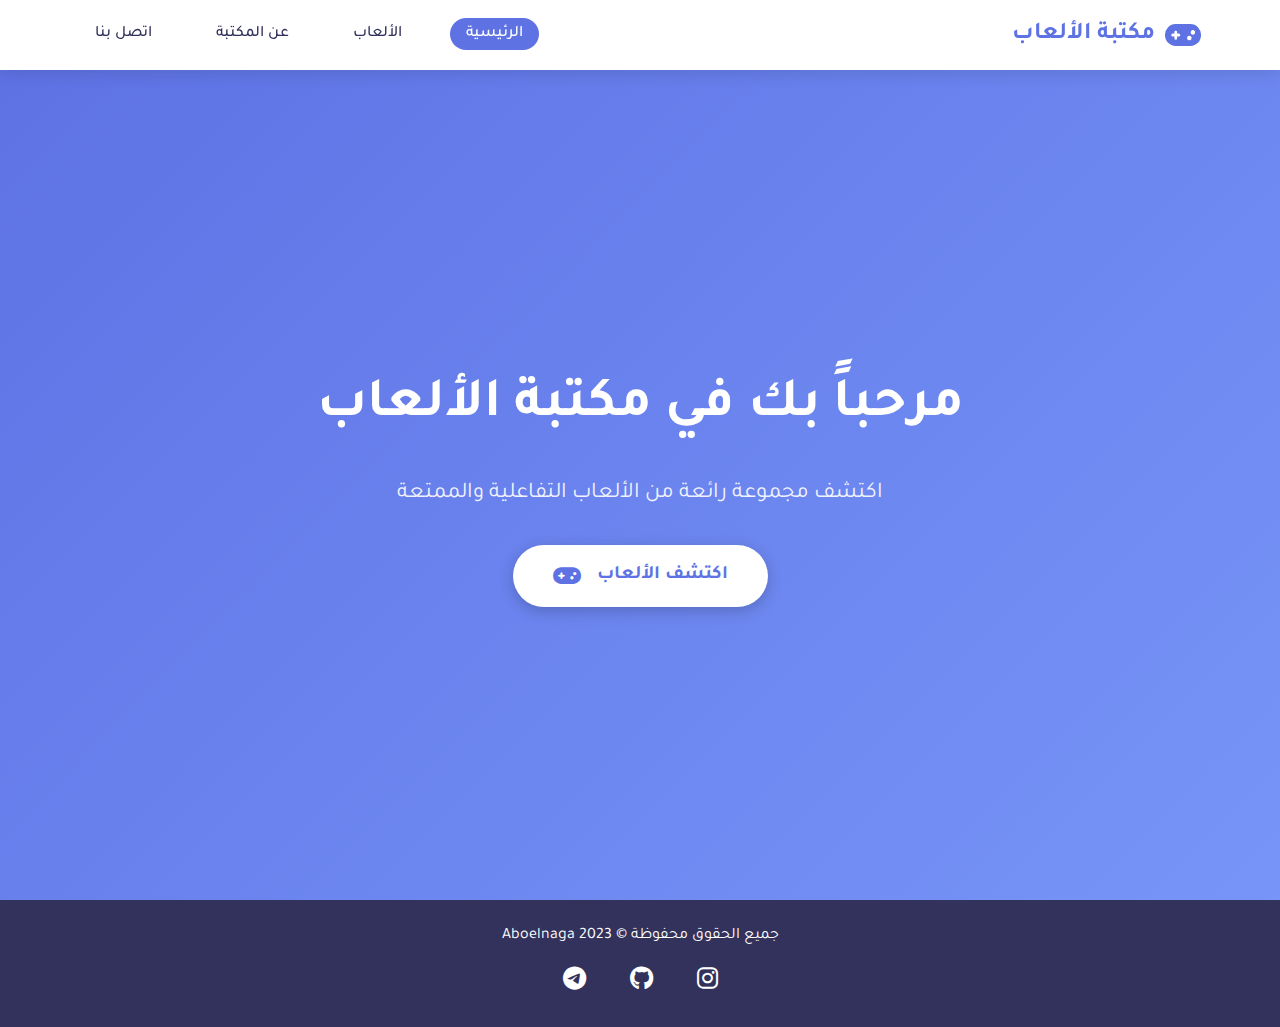
<file: index.html>
<!DOCTYPE html>
<html lang="ar" dir="rtl">

<head>
  <meta charset="UTF-8">
  <meta name="viewport" content="width=device-width, initial-scale=1.0">
  <title>مكتبة الألعاب</title>
  <link rel="icon" href="icon.png">
  <link rel="stylesheet" href="styles.css">
  <link rel="stylesheet" href="https://cdnjs.cloudflare.com/ajax/libs/font-awesome/6.4.0/css/all.min.css">
  <link href="https://fonts.googleapis.com/css2?family=Tajawal:wght@400;500;700&display=swap" rel="stylesheet">
</head>

<body>

  <nav class="navbar">
    <div class="container">
      <div class="nav-brand">
        <i class="fas fa-gamepad"></i>
        <span>مكتبة الألعاب</span>
      </div>
      <div class="menu-toggle">
        <i class="fas fa-bars"></i>
      </div>
      <ul class="nav-links">
        <li><a href="index.html" id="nav-home" class="active">الرئيسية</a></li>
        <li><a href="games.html" id="nav-games">الألعاب</a></li>
        <li><a href="about.html" id="nav-about">عن المكتبة</a></li>
        <li><a href="contact.html" id="nav-contact">اتصل بنا</a></li>
      </ul>
    </div>
  </nav>

  <main class="hero-section">
    <div class="hero-content">
      <h1>مرحباً بك في مكتبة الألعاب</h1>
      <p>اكتشف مجموعة رائعة من الألعاب التفاعلية والممتعة</p>
      <a href="games.html" class="cta-button">
        <span>اكتشف الألعاب</span>
        <i class="fas fa-gamepad"></i>
      </a>
    </div>
  </main>



  <footer>
    <div class="container">
      <p>جميع الحقوق محفوظة &copy; 2023 Aboelnaga</p>
      <div class="social-icons">
        <a href="https://www.instagram.com/moo.naga" target="_blank"><i class="fab fa-instagram"></i></a>
        <a href="https://github.com/Abooelnaga/" target="_blank"><i class="fab fa-github"></i></a>
        <a href="https://t.me/moonaga" target="_blank"><i class="fab fa-telegram"></i></a>
      </div>
    </div>
  </footer>

  <script src="script.js"></script>
</body>

</html>
</file>
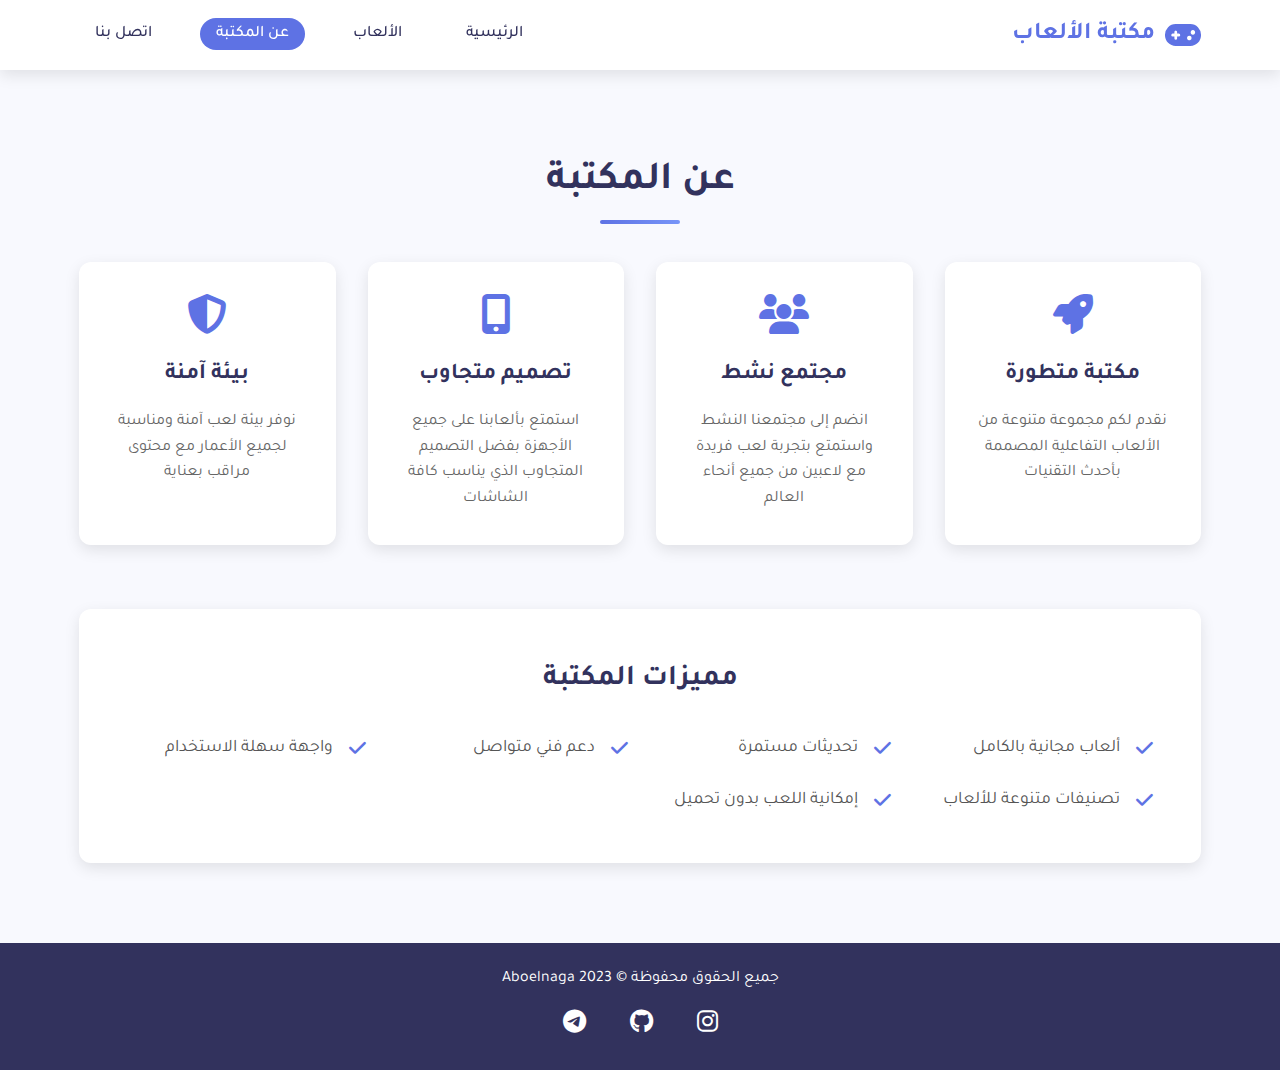
<file: about.html>
<!DOCTYPE html>
<html lang="ar" dir="rtl">

<head>
    <meta charset="UTF-8">
    <meta name="viewport" content="width=device-width, initial-scale=1.0">
    <title>عن المكتبة</title>
    <link rel="icon" href="icon.png">
    <link rel="stylesheet" href="styles.css">
    <link rel="stylesheet" href="https://cdnjs.cloudflare.com/ajax/libs/font-awesome/6.4.0/css/all.min.css">
    <link href="https://fonts.googleapis.com/css2?family=Tajawal:wght@400;500;700&display=swap" rel="stylesheet">
</head>

<body>
    <nav class="navbar">
        <div class="container">
            <div class="nav-brand">
                <i class="fas fa-gamepad"></i>
                <span>مكتبة الألعاب</span>
            </div>
            <div class="menu-toggle">
                <i class="fas fa-bars"></i>
            </div>
            <ul class="nav-links">
                <li><a href="index.html" id="nav-home">الرئيسية</a></li>
                <li><a href="games.html" id="nav-games">الألعاب</a></li>
                <li><a href="about.html" id="nav-about" class="active">عن المكتبة</a></li>
                <li><a href="contact.html" id="nav-contact">اتصل بنا</a></li>
            </ul>
        </div>
    </nav>

    <main class="main-content">
        <section class="about-section">
            <div class="container">
                <h2 class="section-title">عن المكتبة</h2>
                <div class="about-grid">
                    <div class="about-card">
                        <i class="fas fa-rocket"></i>
                        <h3>مكتبة متطورة</h3>
                        <p>نقدم لكم مجموعة متنوعة من الألعاب التفاعلية المصممة بأحدث التقنيات</p>
                    </div>
                    <div class="about-card">
                        <i class="fas fa-users"></i>
                        <h3>مجتمع نشط</h3>
                        <p>انضم إلى مجتمعنا النشط واستمتع بتجربة لعب فريدة مع لاعبين من جميع أنحاء العالم</p>
                    </div>
                    <div class="about-card">
                        <i class="fas fa-mobile-alt"></i>
                        <h3>تصميم متجاوب</h3>
                        <p>استمتع بألعابنا على جميع الأجهزة بفضل التصميم المتجاوب الذي يناسب كافة الشاشات</p>
                    </div>
                    <div class="about-card">
                        <i class="fas fa-shield-alt"></i>
                        <h3>بيئة آمنة</h3>
                        <p>نوفر بيئة لعب آمنة ومناسبة لجميع الأعمار مع محتوى مراقب بعناية</p>
                    </div>
                </div>
                <div class="about-features">
                    <h3>مميزات المكتبة</h3>
                    <ul class="features-list">
                        <li><i class="fas fa-check"></i> ألعاب مجانية بالكامل</li>
                        <li><i class="fas fa-check"></i> تحديثات مستمرة</li>
                        <li><i class="fas fa-check"></i> دعم فني متواصل</li>
                        <li><i class="fas fa-check"></i> واجهة سهلة الاستخدام</li>
                        <li><i class="fas fa-check"></i> تصنيفات متنوعة للألعاب</li>
                        <li><i class="fas fa-check"></i> إمكانية اللعب بدون تحميل</li>
                    </ul>
                </div>
            </div>
        </section>
    </main>

    <footer>
        <div class="container">
            <p>جميع الحقوق محفوظة &copy; 2023 Aboelnaga</p>
            <div class="social-icons">
                <a href="https://www.instagram.com/moo.naga" target="_blank"><i class="fab fa-instagram"></i></a>
                <a href="https://github.com/Abooelnaga/" target="_blank"><i class="fab fa-github"></i></a>
                <a href="https://t.me/moonaga" target="_blank"><i class="fab fa-telegram"></i></a>
            </div>
        </div>
    </footer>

    <script src="script.js"></script>
</body>

</html>
</file>
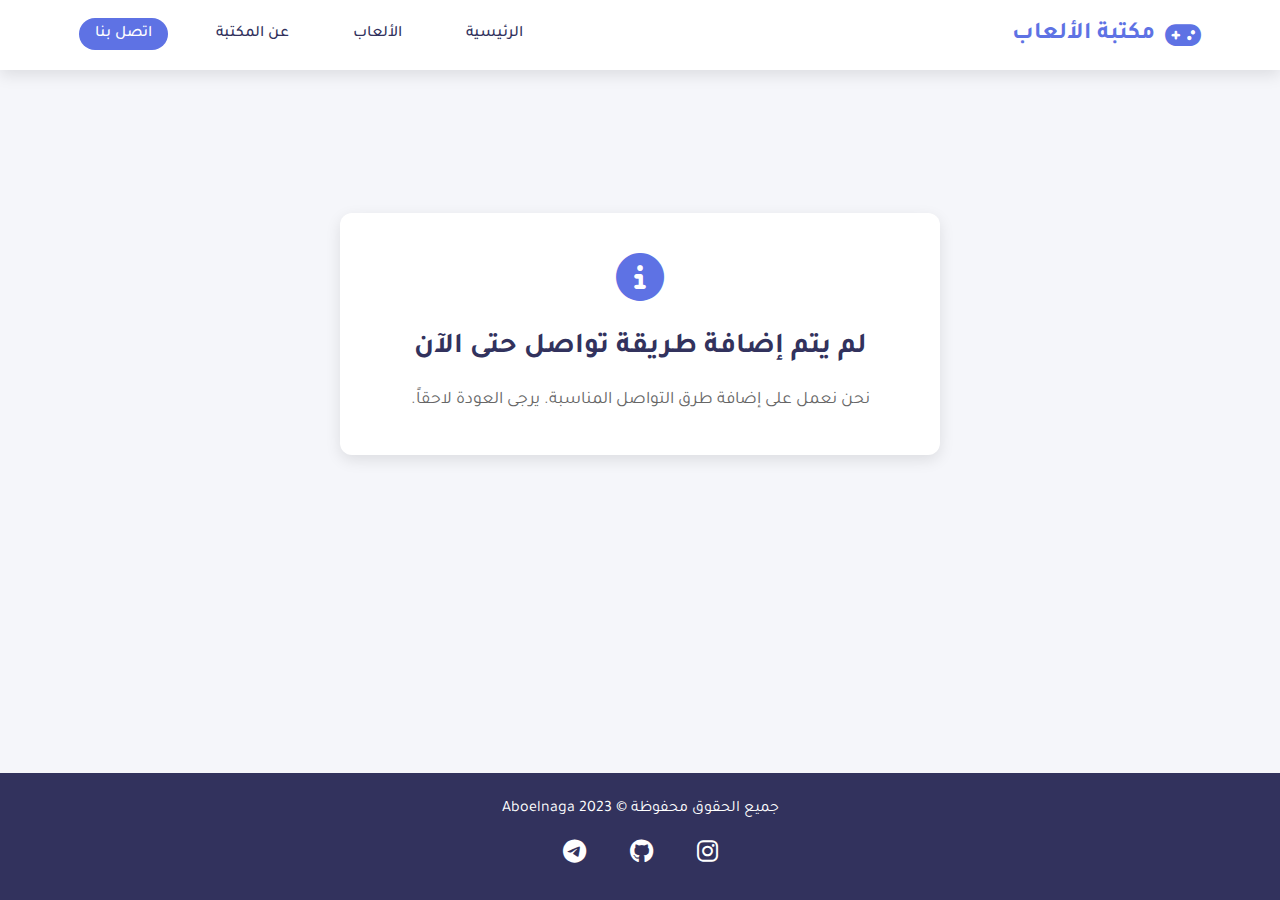
<file: contact.html>
<!DOCTYPE html>
<html lang="ar" dir="rtl">

<head>
    <meta charset="UTF-8">
    <meta name="viewport" content="width=device-width, initial-scale=1.0">
    <title>اتصل بنا</title>
    <link rel="icon" href="icon.png">
    <link rel="stylesheet" href="styles.css">
    <link rel="stylesheet" href="https://cdnjs.cloudflare.com/ajax/libs/font-awesome/6.4.0/css/all.min.css">
    <link href="https://fonts.googleapis.com/css2?family=Tajawal:wght@400;500;700&display=swap" rel="stylesheet">

</head>

<body>
    <nav class="navbar">
        <div class="container">
            <div class="nav-brand">
                <i class="fas fa-gamepad"></i>
                <span>مكتبة الألعاب</span>
            </div>
            <div class="menu-toggle">
                <i class="fas fa-bars"></i>
            </div>
            <ul class="nav-links">
                <li><a href="index.html" id="nav-home">الرئيسية</a></li>
                <li><a href="games.html" id="nav-games">الألعاب</a></li>
                <li><a href="about.html" id="nav-about">عن المكتبة</a></li>
                <li><a href="contact.html" id="nav-contact" class="active">اتصل بنا</a></li>
            </ul>
        </div>
    </nav>

    <main class="main-content">
        <section class="contact-section">
            <div class="container">
                <div class="notice-container">
                    <div class="notice-message">
                        <i class="fas fa-info-circle"></i>
                        <h2>لم يتم إضافة طريقة تواصل حتى الآن</h2>
                        <p>نحن نعمل على إضافة طرق التواصل المناسبة. يرجى العودة لاحقاً.</p>
                    </div>
                </div>
            </div>
        </section>
    </main>

    <footer>
        <div class="container">
            <p>جميع الحقوق محفوظة &copy; 2023 Aboelnaga</p>
            <div class="social-icons">
                <a href="https://www.instagram.com/moo.naga" target="_blank"><i class="fab fa-instagram"></i></a>
                <a href="https://github.com/Abooelnaga/" target="_blank"><i class="fab fa-github"></i></a>
                <a href="https://t.me/moonaga" target="_blank"><i class="fab fa-telegram"></i></a>
            </div>
        </div>
    </footer>

    <script src="script.js"></script>
</body>

</html>
</file>
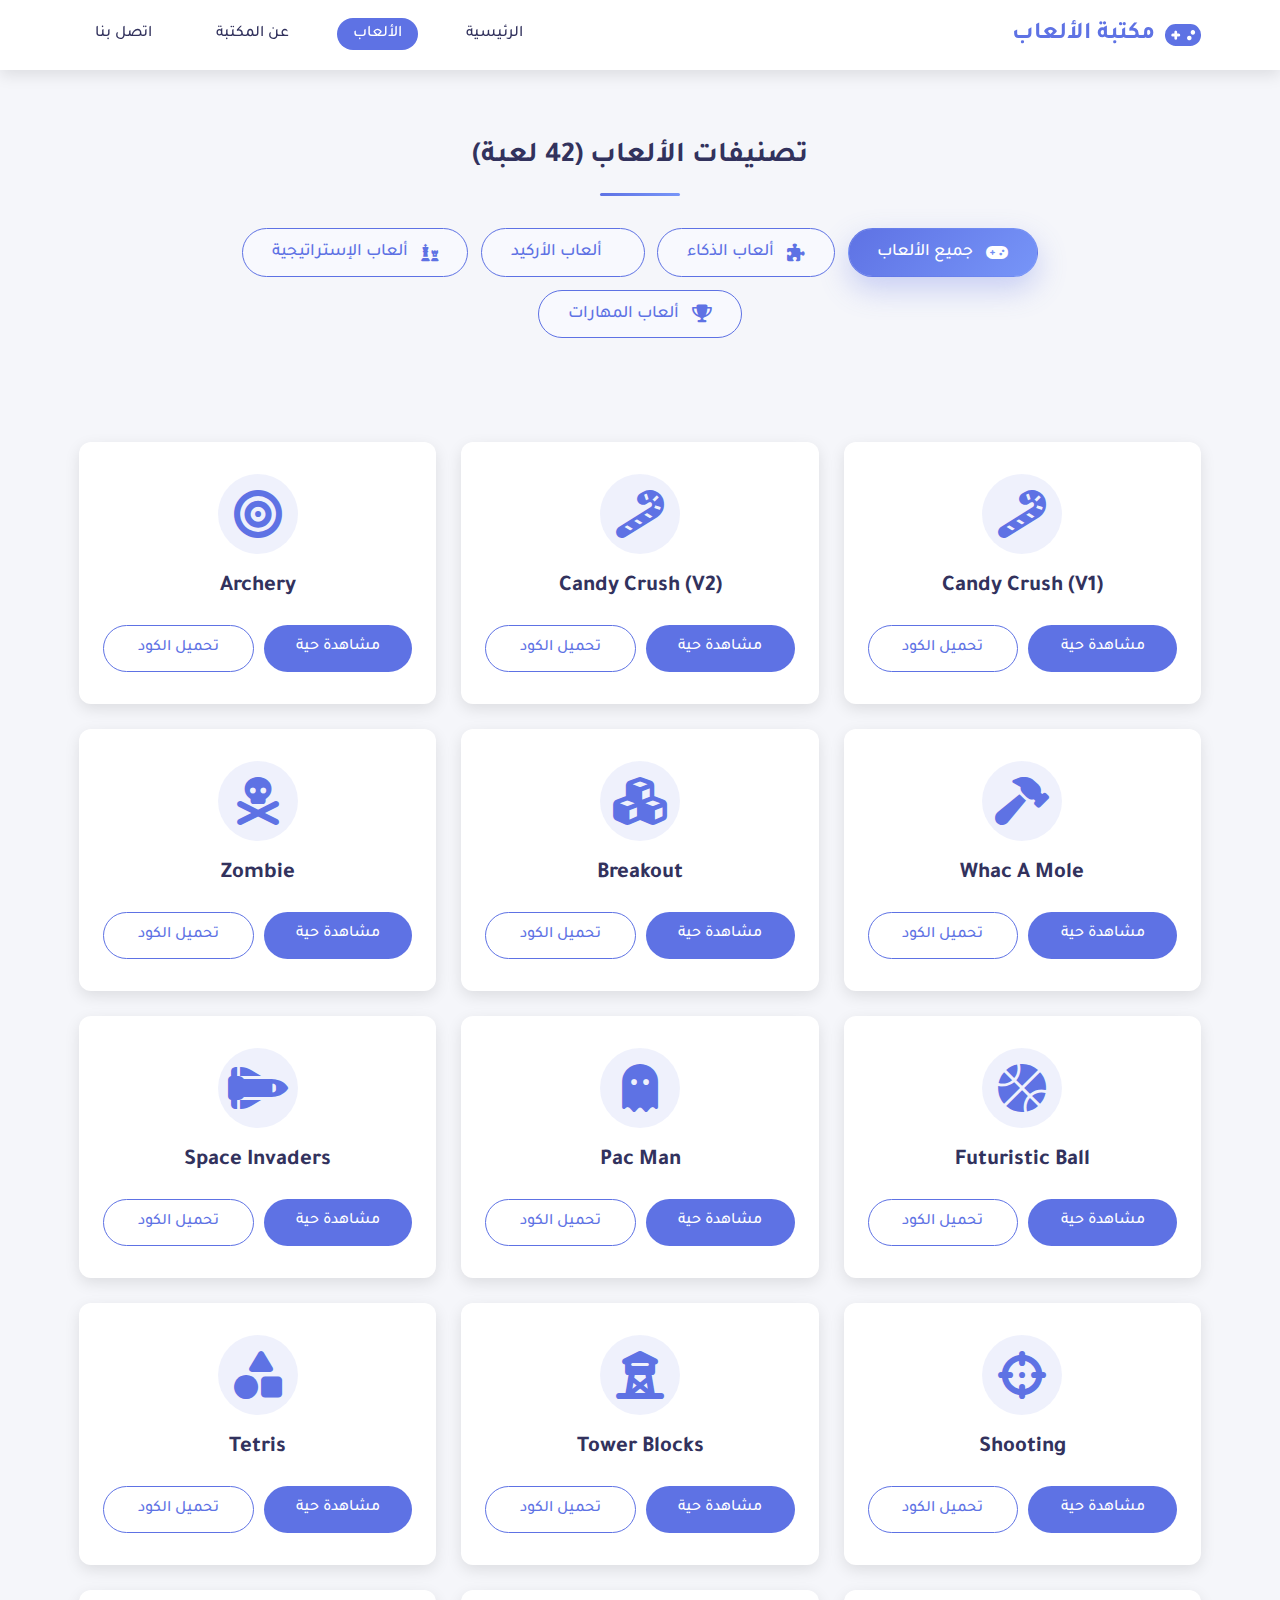
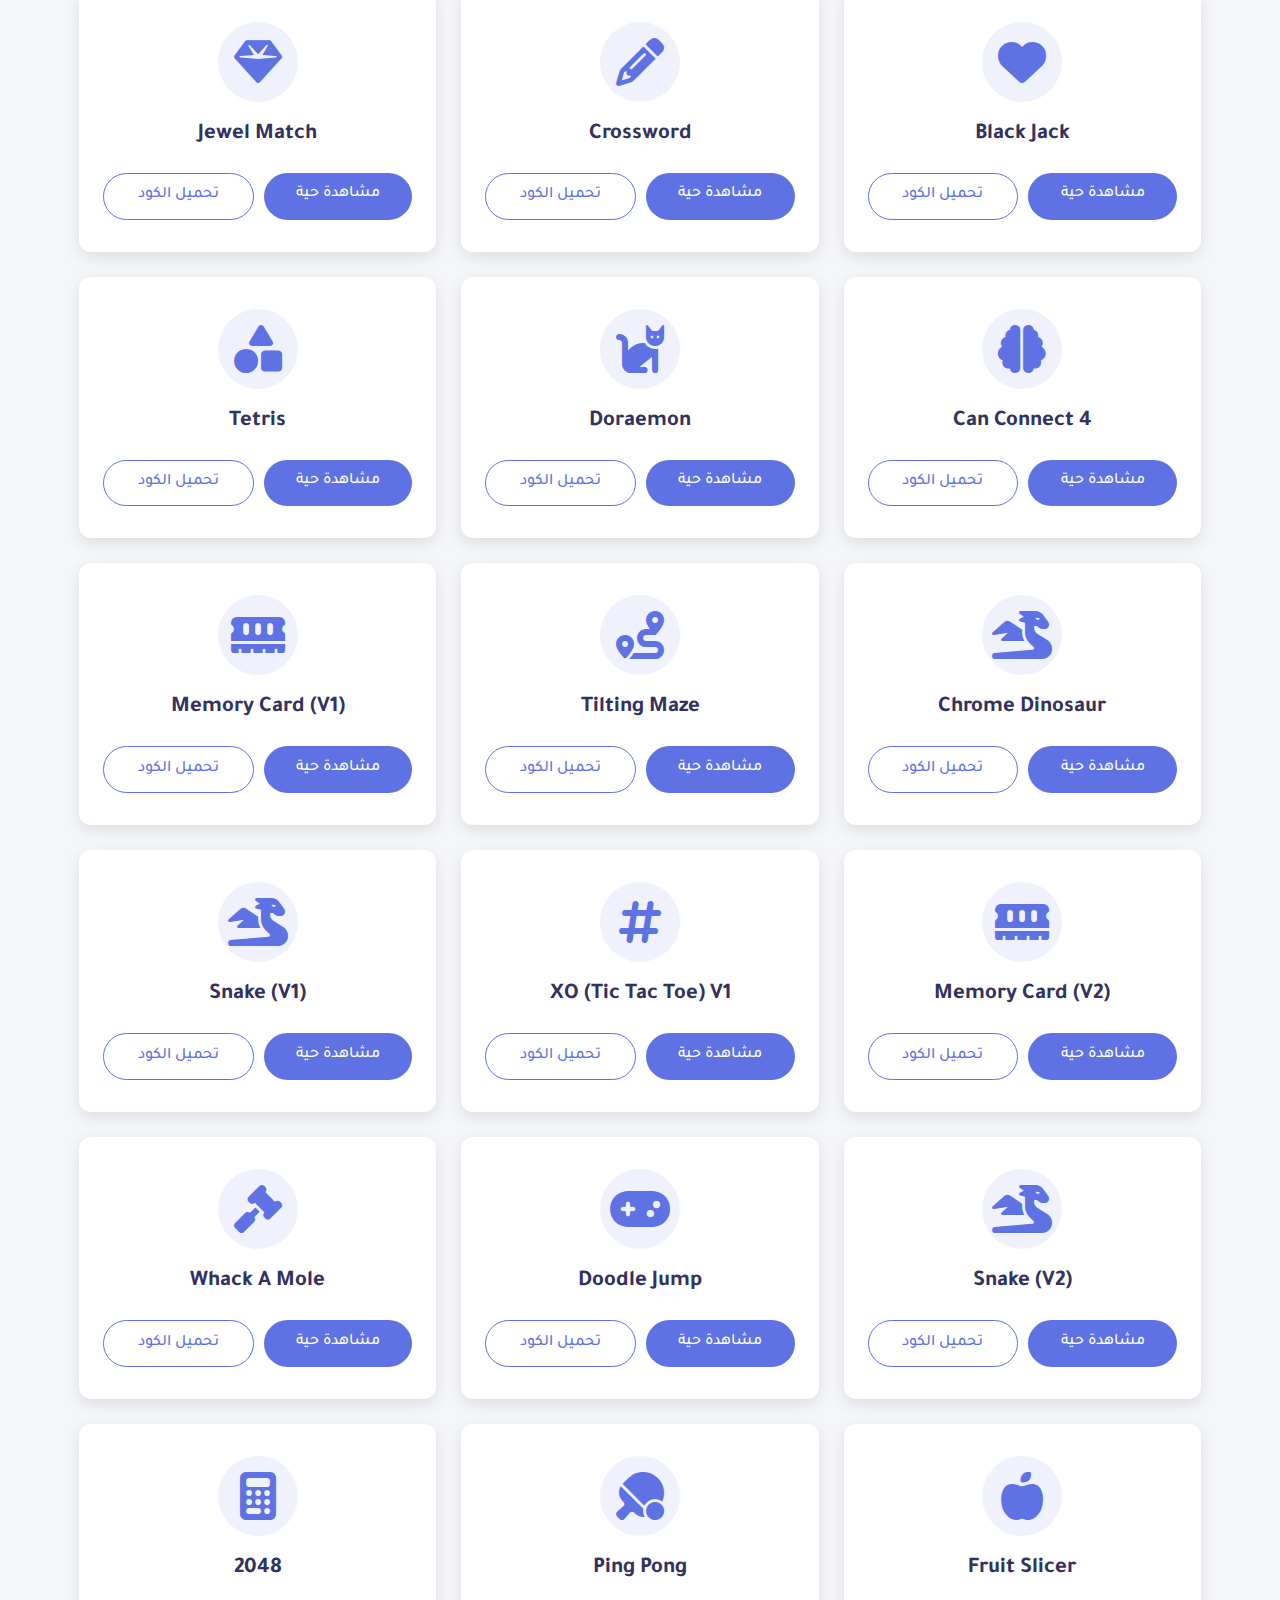
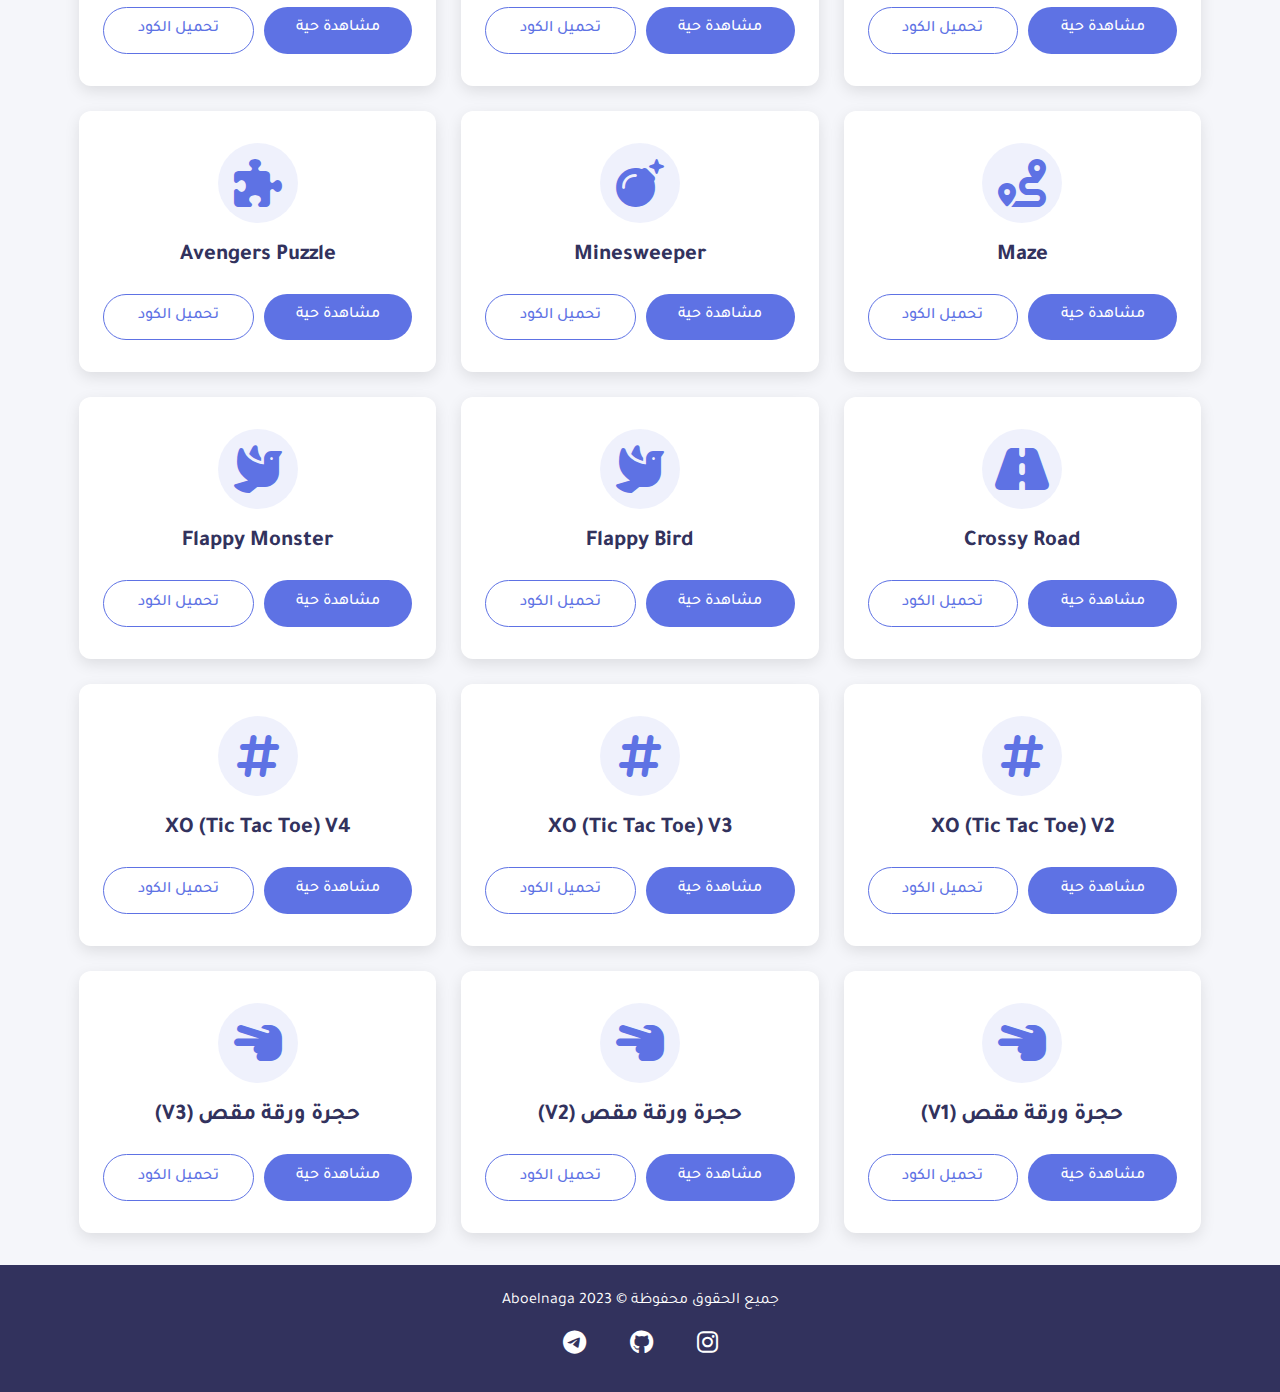
<file: games.html>
<!DOCTYPE html>
<html lang="ar" dir="rtl">

<head>
    <meta charset="UTF-8">
    <meta name="viewport" content="width=device-width, initial-scale=1.0">
    <title>مكتبة الألعاب</title>
    <link rel="icon" href="icon.png">
    <link rel="stylesheet" href="styles.css">
    <link rel="stylesheet" href="https://cdnjs.cloudflare.com/ajax/libs/font-awesome/6.4.0/css/all.min.css">
    <link href="https://fonts.googleapis.com/css2?family=Tajawal:wght@400;500;700&display=swap" rel="stylesheet">
</head>

<body>

    <nav class="navbar">
        <div class="container">
            <div class="nav-brand">
                <i class="fas fa-gamepad"></i>
                <span>مكتبة الألعاب</span>
            </div>
            <div class="menu-toggle">
                <i class="fas fa-bars"></i>
            </div>
            <ul class="nav-links">
                <li><a href="index.html" id="nav-home">الرئيسية</a></li>
                <li><a href="games.html" id="nav-games" class="active">الألعاب</a></li>
                <li><a href="about.html" id="nav-about">عن المكتبة</a></li>
                <li><a href="contact.html" id="nav-contact">اتصل بنا</a></li>
            </ul>
        </div>
    </nav>

    <!-- قسم التصنيفات -->
    <div class="categories-section">
        <div class="container">
            <h2 class="categories-title">تصنيفات الألعاب <span class="game-counter-wrapper">(<span
                        id="game-counter">0</span> لعبة)</span></h2>
            <div class="categories-container">
                <button class="category-btn active" data-category="all"><i class="fas fa-gamepad"></i> جميع
                    الألعاب</button>
                <button class="category-btn" data-category="puzzle"><i class="fas fa-puzzle-piece"></i> ألعاب
                    الذكاء</button>
                <button class="category-btn" data-category="arcade"><i class="fas fa-joystick"></i> ألعاب
                    الأركيد</button>
                <button class="category-btn" data-category="strategy"><i class="fas fa-chess"></i> ألعاب
                    الإستراتيجية</button>
                <button class="category-btn" data-category="skill"><i class="fas fa-trophy"></i> ألعاب المهارات</button>
            </div>
        </div>
    </div>

    <main class="container">
        <div class="games-grid">
            <div class="game-card" data-game="01-Candy-Crush" data-category="puzzle">
                <div class="game-icon"><i class="fas fa-candy-cane"></i></div>
                <h3>Candy Crush (V1)</h3>
                <div class="game-actions">
                    <a href="#" class="btn demo-btn">مشاهدة حية</a>
                    <a href="download/01-Candy-Crush.zip" download class="btn download-btn">تحميل الكود</a>
                </div>
            </div>

            <div class="game-card" data-game="27-Candy-Crush(2)" data-category="puzzle">
                <div class="game-icon"><i class="fas fa-candy-cane"></i></div>
                <h3>Candy Crush (V2)</h3>
                <div class="game-actions">
                    <a href="#" class="btn demo-btn">مشاهدة حية</a>
                    <a href="download/27-Candy-Crush(2).zip" download class="btn download-btn">تحميل الكود</a>
                </div>
            </div>

            <div class="game-card" data-game="02-Archery" data-category="skill">
                <div class="game-icon"><i class="fas fa-bullseye"></i></div>
                <h3>Archery</h3>
                <div class="game-actions">
                    <a href="#" class="btn demo-btn">مشاهدة حية</a>
                    <a href="download/02-Archery.zip" download class="btn download-btn">تحميل الكود</a>
                </div>
            </div>

            <div class="game-card" data-game="25-Whac-A-Mole" data-category="skill">
                <div class="game-icon"><i class="fas fa-hammer"></i></div>
                <h3>Whac A Mole</h3>
                <div class="game-actions">
                    <a href="#" class="btn demo-btn">مشاهدة حية</a>
                    <a href="download/25-Whac-A-Mole.zip" download class="btn download-btn">تحميل الكود</a>
                </div>
            </div>

            <div class="game-card" data-game="03-Breakout" data-category="arcade">
                <div class="game-icon"><i class="fas fa-cubes"></i></div>
                <h3>Breakout</h3>
                <div class="game-actions">
                    <a href="#" class="btn demo-btn">مشاهدة حية</a>
                    <a href="download/03-Breakout.zip" download class="btn download-btn">تحميل الكود</a>
                </div>
            </div>

            <div class="game-card" data-game="34-Zombie" data-category="arcade">
                <div class="game-icon"><i class="fas fa-skull-crossbones"></i></div>
                <h3>Zombie</h3>
                <div class="game-actions">
                    <a href="#" class="btn demo-btn">مشاهدة حية</a>
                    <a href="download/34-Zombie.zip" download class="btn download-btn">تحميل الكود</a>
                </div>
            </div>

            <div class="game-card" data-game="37-Futuristic-Ball" data-category="skill">
                <div class="game-icon"><i class="fas fa-basketball-ball"></i></div>
                <h3>Futuristic Ball</h3>
                <div class="game-actions">
                    <a href="#" class="btn demo-btn">مشاهدة حية</a>
                    <a href="download/37-Futuristic-Ball.zip" download class="btn download-btn">تحميل الكود</a>
                </div>
            </div>

            <div class="game-card" data-game="41-Pac-Man" data-category="arcade">
                <div class="game-icon"><i class="fas fa-ghost"></i></div>
                <h3>Pac Man</h3>
                <div class="game-actions">
                    <a href="#" class="btn demo-btn">مشاهدة حية</a>
                    <a href="download/41-Pac-Man.zip" download class="btn download-btn">تحميل الكود</a>
                </div>
            </div>

            <div class="game-card" data-game="29-Space-Invaders" data-category="arcade">
                <div class="game-icon"><i class="fas fa-space-shuttle"></i></div>
                <h3>Space Invaders</h3>
                <div class="game-actions">
                    <a href="#" class="btn demo-btn">مشاهدة حية</a>
                    <a href="download/29-Space-Invaders.zip" download class="btn download-btn">تحميل الكود</a>
                </div>
            </div>

            <div class="game-card" data-game="35-Shooting" data-category="skill">
                <div class="game-icon"><i class="fas fa-crosshairs"></i></div>
                <h3>Shooting</h3>
                <div class="game-actions">
                    <a href="#" class="btn demo-btn">مشاهدة حية</a>
                    <a href="download/35-Shooting.zip" download class="btn download-btn">تحميل الكود</a>
                </div>
            </div>

            <div class="game-card" data-game="04-Tower-Blocks" data-category="skill">
                <div class="game-icon"><i class="fas fa-tower-observation"></i></div>
                <h3>Tower Blocks</h3>
                <div class="game-actions">
                    <a href="#" class="btn demo-btn">مشاهدة حية</a>
                    <a href="download/04-Tower-Blocks.zip" download class="btn download-btn">تحميل الكود</a>
                </div>
            </div>

            <div class="game-card" data-game="05-Tetris" data-category="arcade">
                <div class="game-icon"><i class="fas fa-shapes"></i></div>
                <h3>Tetris</h3>
                <div class="game-actions">
                    <a href="#" class="btn demo-btn">مشاهدة حية</a>
                    <a href="download/05-Tetris.zip" download class="btn download-btn">تحميل الكود</a>
                </div>
            </div>

            <div class="game-card" data-game="30-Black-Jack" data-category="arcade">
                <div class="game-icon"><i class="fas fa-heart"></i></div>
                <h3>Black Jack</h3>
                <div class="game-actions">
                    <a href="#" class="btn demo-btn">مشاهدة حية</a>
                    <a href="download/30-Black-Jack.zip" download class="btn download-btn">تحميل الكود</a>
                </div>
            </div>
            <div class="game-card" data-game="39-Crossword" data-category="puzzle">
                <div class="game-icon"><i class="fas fa-pencil-alt"></i></div>
                <h3>Crossword</h3>
                <div class="game-actions">
                    <a href="#" class="btn demo-btn">مشاهدة حية</a>
                    <a href="download/39-Crossword.zip" download class="btn download-btn">تحميل الكود</a>
                </div>
            </div>
            
            <div class="game-card" data-game="36-Game-Jewel" data-category="puzzle">
                <div class="game-icon"><i class="fas fa-gem"></i></div>
                <h3>Jewel Match</h3>
                <div class="game-actions">
                    <a href="#" class="btn demo-btn">مشاهدة حية</a>
                    <a href="download/36-Game-Jewel.zip" download class="btn download-btn">تحميل الكود</a>
                </div>
            </div>

            <div class="game-card" data-game="42-Can-Connect-4" data-category="puzzle">
                <div class="game-icon"><i class="fas fa-brain"></i></div>
                <h3>Can Connect 4</h3>
                <div class="game-actions">
                    <a href="#" class="btn demo-btn">مشاهدة حية</a>
                    <a href="download/42-Can-Connect-4.zip" download class="btn download-btn">تحميل الكود</a>
                </div>
            </div>
            

            <div class="game-card" data-game="32-Doraemon" data-category="arcade">
                <div class="game-icon"><i class="fas fa-cat"></i></div>
                <h3>Doraemon</h3>
                <div class="game-actions">
                    <a href="#" class="btn demo-btn">مشاهدة حية</a>
                    <a href="download/32-Doraemon.zip" download class="btn download-btn">تحميل الكود</a>
                </div>
            </div>
            
            <div class="game-card" data-game="33-Tetris" data-category="puzzle">
                <div class="game-icon"><i class="fas fa-shapes"></i></div>
                <h3>Tetris</h3>
                <div class="game-actions">
                    <a href="#" class="btn demo-btn">مشاهدة حية</a>
                    <a href="download/33-Tetris.zip" download class="btn download-btn">تحميل الكود</a>
                </div>
            </div>
            
            <div class="game-card" data-game="28-Chrome-Dinosaur" data-category="arcade">
                <div class="game-icon"><i class="fas fa-dragon"></i></div>
                <h3>Chrome Dinosaur</h3>
                <div class="game-actions">
                    <a href="#" class="btn demo-btn">مشاهدة حية</a>
                    <a href="download/28-Chrome-Dinosaur.zip" download class="btn download-btn">تحميل الكود</a>
                </div>
            </div>

            <div class="game-card" data-game="06-Tilting-Maze" data-category="puzzle">
                <div class="game-icon"><i class="fas fa-route"></i></div>
                <h3>Tilting Maze</h3>
                <div class="game-actions">
                    <a href="#" class="btn demo-btn">مشاهدة حية</a>
                    <a href="download/06-Tilting-Maze.zip" download class="btn download-btn">تحميل الكود</a>
                </div>
            </div>

            <div class="game-card" data-game="07-Memory-Card" data-category="puzzle">
                <div class="game-icon"><i class="fas fa-memory"></i></div>
                <h3>Memory Card (V1)</h3>
                <div class="game-actions">
                    <a href="#" class="btn demo-btn">مشاهدة حية</a>
                    <a href="download/07-Memory-Card.zip" download class="btn download-btn">تحميل الكود</a>
                </div>
            </div>

            <div class="game-card" data-game="20-Card-Memory(2)" data-category="puzzle">
                <div class="game-icon"><i class="fas fa-memory"></i></div>
                <h3>Memory Card (V2)</h3>
                <div class="game-actions">
                    <a href="#" class="btn demo-btn">مشاهدة حية</a>
                    <a href="download/20-Card-Memory(2).zip" download class="btn download-btn">تحميل الكود</a>
                </div>
            </div>

            <div class="game-card" data-game="08-XO" data-category="strategy">
                <div class="game-icon"><i class="fas fa-hashtag"></i></div>
                <h3>XO (Tic Tac Toe) V1</h3>
                <div class="game-actions">
                    <a href="#" class="btn demo-btn">مشاهدة حية</a>
                    <a href="download/08-XO.zip" download class="btn download-btn">تحميل الكود</a>
                </div>
            </div>

            <div class="game-card" data-game="09-Snake" data-category="arcade">
                <div class="game-icon"><i class="fas fa-dragon"></i></div>
                <h3>Snake (V1)</h3>
                <div class="game-actions">
                    <a href="#" class="btn demo-btn">مشاهدة حية</a>
                    <a href="download/09-Snake.zip" download class="btn download-btn">تحميل الكود</a>
                </div>
            </div>

            <div class="game-card" data-game="23-Snake(2)" data-category="arcade">
                <div class="game-icon"><i class="fas fa-dragon"></i></div>
                <h3>Snake (V2)</h3>
                <div class="game-actions">
                    <a href="#" class="btn demo-btn">مشاهدة حية</a>
                    <a href="download/23-Snake(2).zip" download class="btn download-btn">تحميل الكود</a>
                </div>
            </div>

            <div class="game-card" data-game="26-Doodle-Jump" data-category="arcade">
                <div class="game-icon"><i class="fas fa-gamepad"></i></div>
                <h3>Doodle Jump</h3>
                <div class="game-actions">
                    <a href="#" class="btn demo-btn">مشاهدة حية</a>
                    <a href="download/26-Doodle-Jump.zip" download class="btn download-btn">تحميل الكود</a>
                </div>
            </div>


            <div class="game-card" data-game="10-Whack-A-Mole" data-category="arcade">
                <div class="game-icon"><i class="fas fa-gavel"></i></div>
                <h3>Whack A Mole</h3>
                <div class="game-actions">
                    <a href="#" class="btn demo-btn">مشاهدة حية</a>
                    <a href="download/10-Whack-A-Mole.zip" download class="btn download-btn">تحميل الكود</a>
                </div>
            </div>

            <div class="game-card" data-game="11-Fruit-Slicer" data-category="skill">
                <div class="game-icon"><i class="fas fa-apple-alt"></i></div>
                <h3>Fruit Slicer</h3>
                <div class="game-actions">
                    <a href="#" class="btn demo-btn">مشاهدة حية</a>
                    <a href="download/11-Fruit-Slicer.zip" download class="btn download-btn">تحميل الكود</a>
                </div>
            </div>

            <div class="game-card" data-game="19-Ping-Pong" data-category="skill">
                <div class="game-icon"><i class="fas fa-table-tennis"></i></div>
                <h3>Ping Pong</h3>
                <div class="game-actions">
                    <a href="https://abooelnaga.github.io/Games/19-Ping-Pong/" class="btn demo-btn">مشاهدة حية</a>
                    <a href="download/19-Ping-Pong.zip" download class="btn download-btn">تحميل الكود</a>
                </div>
            </div>


            <div class="game-card" data-game="12-2048" data-category="puzzle">
                <div class="game-icon"><i class="fas fa-calculator"></i></div>
                <h3>2048</h3>
                <div class="game-actions">
                    <a href="#" class="btn demo-btn">مشاهدة حية</a>
                    <a href="download/12-2048.zip" download class="btn download-btn">تحميل الكود</a>
                </div>
            </div>

            <div class="game-card" data-game="17-Maze" data-category="puzzle">
                <div class="game-icon"><i class="fas fa-route"></i></div>
                <h3>Maze</h3>
                <div class="game-actions">
                    <a href="#" class="btn demo-btn">مشاهدة حية</a>
                    <a href="download/17-Maze.zip" download class="btn download-btn">تحميل الكود</a>
                </div>
            </div>

            <div class="game-card" data-game="18-Minesweeper" data-category="puzzle">
                <div class="game-icon"><i class="fas fa-bomb"></i></div>
                <h3>Minesweeper</h3>
                <div class="game-actions">
                    <a href="#" class="btn demo-btn">مشاهدة حية</a>
                    <a href="download/18-Minesweeper.zip" download class="btn download-btn">تحميل الكود</a>
                </div>
            </div>

            <div class="game-card" data-game="31-Avengers-Puzzle" data-category="puzzle">
                <div class="game-icon"><i class="fas fa-puzzle-piece"></i></div>
                <h3>Avengers Puzzle</h3>
                <div class="game-actions">
                    <a href="#" class="btn demo-btn">مشاهدة حية</a>
                    <a href="download/31-Avengers-Puzzle.zip" download class="btn download-btn">تحميل الكود</a>
                </div>
            </div>


            <div class="game-card" data-game="13-Crossy-Road" data-category="arcade">
                <div class="game-icon"><i class="fas fa-road"></i></div>
                <h3>Crossy Road</h3>
                <div class="game-actions">
                    <a href="#" class="btn demo-btn">مشاهدة حية</a>
                    <a href="download/13-Crossy-Road.zip" download class="btn download-btn">تحميل الكود</a>
                </div>
            </div>

            <div class="game-card" data-game="16-Flappy-Bird" data-category="arcade">
                <div class="game-icon"><i class="fas fa-dove"></i></div>
                <h3>Flappy Bird</h3>
                <div class="game-actions">
                    <a href="#" class="btn demo-btn">مشاهدة حية</a>
                    <a href="download/16-Flappy-Bird.zip" download class="btn download-btn">تحميل الكود</a>
                </div>
            </div>

            <div class="game-card" data-game="24-Flappy-Monster" data-category="arcade">
                <div class="game-icon"><i class="fas fa-dove"></i></div>
                <h3>Flappy Monster</h3>
                <div class="game-actions">
                    <a href="#" class="btn demo-btn">مشاهدة حية</a>
                    <a href="download/24-Flappy-Monster.zip" download class="btn download-btn">تحميل الكود</a>
                </div>
            </div>

            <div class="game-card" data-game="15-XO(2)" data-category="strategy">
                <div class="game-icon"><i class="fas fa-hashtag"></i></div>
                <h3>XO (Tic Tac Toe) V2</h3>
                <div class="game-actions">
                    <a href="#" class="btn demo-btn">مشاهدة حية</a>
                    <a href="download/15-XO(2).zip" download class="btn download-btn">تحميل الكود</a>
                </div>
            </div>
            <div class="game-card" data-game="22-XO(3)" data-category="strategy">
                <div class="game-icon"><i class="fas fa-hashtag"></i></div>
                <h3>XO (Tic Tac Toe) V3</h3>
                <div class="game-actions">
                    <a href="#" class="btn demo-btn">مشاهدة حية</a>
                    <a href="download/22-XO(3).zip" download class="btn download-btn">تحميل الكود</a>
                </div>
            </div>

            <div class="game-card" data-game="38-XO(4)" data-category="strategy">
                <div class="game-icon"><i class="fas fa-hashtag"></i></div>
                <h3>XO (Tic Tac Toe) V4</h3>
                <div class="game-actions">
                    <a href="#" class="btn demo-btn">مشاهدة حية</a>
                    <a href="download/38-XO(4).zip" download class="btn download-btn">تحميل الكود</a>
                </div>
            </div>

            
            <div class="game-card" data-game="14-Rock-Paper-Scissors" data-category="strategy">
                <div class="game-icon"><i class="fas fa-hand-scissors"></i></div>
                <h3>حجرة ورقة مقص (V1)</h3>
                <div class="game-actions">
                    <a href="#" class="btn demo-btn">مشاهدة حية</a>
                    <a href="download/14-Rock-Paper-Scissors.zip" download class="btn download-btn">تحميل الكود</a>
                </div>
            </div>

            <div class="game-card" data-game="21-Rock-Paper-Scissors(2)" data-category="strategy">
                <div class="game-icon"><i class="fas fa-hand-scissors"></i></div>
                <h3>حجرة ورقة مقص (V2)</h3>
                <div class="game-actions">
                    <a href="#" class="btn demo-btn">مشاهدة حية</a>
                    <a href="download/21-Rock-Paper-Scissors(2).zip" download class="btn download-btn">تحميل الكود</a>
                </div>
            </div>

            <div class="game-card" data-game="40-Rock-Paper-Scissors(3)" data-category="strategy">
                <div class="game-icon"><i class="fas fa-hand-scissors"></i></div>
                <h3>حجرة ورقة مقص (V3)</h3>
                <div class="game-actions">
                    <a href="#" class="btn demo-btn">مشاهدة حية</a>
                    <a href="download/40-Rock-Paper-Scissors(3).zip" download class="btn download-btn">تحميل الكود</a>
                </div>
            </div>
        </div>
    </main>

    <div id="game-modal" class="modal">
        <div class="modal-content">
            <span class="close-btn">&times;</span>
            <h2 id="modal-game-title"></h2>
            <div class="game-container">
                <iframe id="game-frame" src="" frameborder="0"></iframe>
            </div>
        </div>
    </div>

    <footer>
        <div class="container">
            <p>جميع الحقوق محفوظة &copy; 2023 Aboelnaga</p>
            <div class="social-icons">
                <a href="https://www.instagram.com/moo.naga" target="_blank"><i class="fab fa-instagram"></i></a>
                <a href="https://github.com/Abooelnaga/" target="_blank"><i class="fab fa-github"></i></a>
                <a href="https://t.me/moonaga" target="_blank"><i class="fab fa-telegram"></i></a>
            </div>
        </div>
    </footer>

    <button id="back-to-top" title="العودة إلى الأعلى"><i class="fas fa-arrow-up"></i></button>

    <script src="script.js"></script>
</body>

</html>
</file>
<file: styles.css>
/* تعيين الخطوط والألوان الأساسية */
@import url('https://fonts.googleapis.com/css2?family=Tajawal:wght@400;500;700&display=swap');

:root {
  --primary-color: #5e72e4;
  --secondary-color: #7795f8;
  --accent-color: #ff6b6b;
  --dark-color: #32325d;
  --light-color: #f8f9fe;
  --shadow: 0 5px 15px rgba(0, 0, 0, 0.1);
  --card-radius: 12px;
  --transition: all 0.3s ease;
}

* {
  margin: 0;
  padding: 0;
  box-sizing: border-box;
}

body {
  font-family: 'Tajawal', sans-serif;
  background-color: #f5f6fa;
  color: var(--dark-color);
  line-height: 1.6;
  min-height: 100vh;
  display: flex;
  flex-direction: column;
}

/* تخصيص شريط التمرير */
::-webkit-scrollbar {
  width: 10px;
}

::-webkit-scrollbar-track {
  background: var(--light-color);
}

::-webkit-scrollbar-thumb {
  background: var(--primary-color);
  border-radius: 6px;
}

::-webkit-scrollbar-thumb:hover {
  background: var(--secondary-color);
}

.container {
  width: 90%;
  max-width: 1200px;
  margin: 0 auto;
  padding: 0 15px;
}

/* تنسيق شريط التنقل */
.navbar {
  background-color: white;
  box-shadow: var(--shadow);
  padding: 1rem 0;
  position: sticky;
  top: 0;
  z-index: 100;
}

.menu-toggle {
  display: none;
  font-size: 1.5rem;
  color: var(--primary-color);
  cursor: pointer;
  padding: 0.5rem;
  border-radius: 5px;
  transition: var(--transition);
  margin-right: auto;
}

.menu-toggle:hover {
  background-color: rgba(94, 114, 228, 0.1);
}

.nav-brand {
  display: flex;
  align-items: center;
  gap: 10px;
  font-size: 1.5rem;
  font-weight: 700;
  color: var(--primary-color);
}

.nav-brand i {
  font-size: 1.8rem;
}

.nav-links {
  list-style: none;
  display: flex;
  gap: 2rem;
  margin: 0;
  padding: 0;
  transition: var(--transition);
  z-index: 99;
}

.nav-links a {
  text-decoration: none;
  color: var(--dark-color);
  font-weight: 500;
  transition: var(--transition);
  padding: 0.5rem 1rem;
  border-radius: 50px;
}

.nav-links a:hover,
.nav-links a.active {
  background-color: var(--primary-color);
  color: white;
}

.navbar .container {
  display: flex;
  justify-content: space-between;
  align-items: center;
}

/* تنسيق قسم البطل */
.hero-section {
  background: linear-gradient(135deg, var(--primary-color), var(--secondary-color));
  color: white;
  min-height: calc(100vh - 70px);
  display: flex;
  align-items: center;
  justify-content: center;
  text-align: center;
  position: relative;
  overflow: hidden;
}

.hero-content {
  max-width: 800px;
  padding: 2rem;
  position: relative;
  z-index: 2;
}

.hero-content h1 {
  font-size: 3.5rem;
  margin-bottom: 1.5rem;
  animation: fadeInUp 0.8s ease;
}

.hero-content p {
  font-size: 1.4rem;
  opacity: 0.9;
  margin-bottom: 2rem;
  animation: fadeInUp 1s ease;
}

.cta-button {
  display: inline-flex;
  align-items: center;
  gap: 1rem;
  background: white;
  color: var(--primary-color);
  padding: 1rem 2.5rem;
  border-radius: 50px;
  font-size: 1.2rem;
  font-weight: 600;
  text-decoration: none;
  transition: all 0.3s ease;
  box-shadow: 0 4px 15px rgba(0, 0, 0, 0.2);
  animation: fadeInUp 1.2s ease;
}

.cta-button:hover {
  transform: translateY(-5px);
  box-shadow: 0 8px 25px rgba(0, 0, 0, 0.3);
}

.cta-button i {
  font-size: 1.4rem;
}

@keyframes fadeInUp {
  from {
    opacity: 0;
    transform: translateY(20px);
  }

  to {
    opacity: 1;
    transform: translateY(0);
  }
}

/* تنسيق صفحة الاتصال */
.contact-section {
  padding: 4rem 0;
}

.notice-container {
  display: flex;
  justify-content: center;
  align-items: center;
  min-height: 400px;
}

.notice-message {
  background-color: white;
  border-radius: var(--card-radius);
  box-shadow: var(--shadow);
  padding: 2.5rem;
  text-align: center;
  max-width: 600px;
  width: 100%;
}

.notice-message i {
  font-size: 3rem;
  color: var(--primary-color);
  margin-bottom: 1.5rem;
}

.notice-message h2 {
  color: var(--dark-color);
  font-size: 1.8rem;
  margin-bottom: 1rem;
}

.notice-message p {
  color: #666;
  font-size: 1.1rem;
  line-height: 1.6
}

.contact-container {
  display: grid;
  grid-template-columns: 1fr 1fr;
  gap: 3rem;
  margin-top: 2rem;
}

.contact-info {
  display: grid;
  gap: 2rem;
}

.contact-card {
  background: white;
  padding: 2rem;
  border-radius: var(--card-radius);
  box-shadow: var(--shadow);
  text-align: center;
  transition: var(--transition);
}

.contact-card:hover {
  transform: translateY(-5px);
  box-shadow: 0 8px 25px rgba(0, 0, 0, 0.15);
}

.contact-card i {
  font-size: 2.5rem;
  color: var(--primary-color);
  margin-bottom: 1rem;
}

.contact-card h3 {
  color: var(--dark-color);
  margin-bottom: 0.5rem;
}

.contact-card p {
  color: #666;
}

.social-contact {
  text-align: center;
  background: white;
  padding: 2rem;
  border-radius: var(--card-radius);
  box-shadow: var(--shadow);
}

.social-contact h3 {
  margin-bottom: 1rem;
  color: var(--dark-color);
}

.social-icons {
  display: flex;
  justify-content: center;
  gap: 1.5rem;
}

.social-icons a {
  color: var(--primary-color);
  font-size: 1.8rem;
  transition: var(--transition);
}

.social-icons a:hover {
  color: var(--secondary-color);
  transform: translateY(-3px);
}

.contact-form {
  background: white;
  padding: 2.5rem;
  border-radius: var(--card-radius);
  box-shadow: var(--shadow);
}

.contact-form h3 {
  color: var(--dark-color);
  margin-bottom: 1.5rem;
  text-align: center;
}

.form-group {
  margin-bottom: 1.5rem;
}

.form-group label {
  display: block;
  margin-bottom: 0.5rem;
  color: var(--dark-color);
  font-weight: 500;
}

.form-group input,
.form-group textarea {
  width: 100%;
  padding: 0.8rem;
  border: 1px solid #ddd;
  border-radius: 8px;
  transition: var(--transition);
  font-family: 'Tajawal', sans-serif;
}

.form-group input:focus,
.form-group textarea:focus {
  outline: none;
  border-color: var(--primary-color);
  box-shadow: 0 0 0 3px rgba(94, 114, 228, 0.1);
}

.submit-btn {
  background: var(--primary-color);
  color: white;
  padding: 1rem 2rem;
  border: none;
  border-radius: 50px;
  font-size: 1rem;
  font-weight: 600;
  cursor: pointer;
  transition: var(--transition);
  width: 100%;
  font-family: 'Tajawal', sans-serif;
}

.submit-btn:hover {
  background: var(--secondary-color);
  transform: translateY(-3px);
}

@media (max-width: 768px) {
  .contact-container {
    grid-template-columns: 1fr;
  }

  .contact-info {
    order: 2;
  }

  .contact-form {
    order: 1;
  }
}

/* تنسيق الهيدر للأجهزة المحمولة */
/* تحسينات للشاشات المتوسطة */
@media (max-width: 992px) {
  .container {
    width: 95%;
  }

  .menu-toggle {
    display: block;
  }

  .nav-links {
    display: none;
    position: absolute;
    top: 100%;
    right: 0;
    left: 0;
    background-color: white;
    box-shadow: var(--shadow);
    padding: 1rem;
    flex-direction: column;
    gap: 0.8rem;
    text-align: center;
  }

  .nav-links.active {
    display: flex;
  }

  .nav-links {
    position: fixed;
    top: 70px;
    right: -100%;
    width: 80%;
    height: 100vh;
    background-color: white;
    flex-direction: column;
    padding: 2rem;
    box-shadow: var(--shadow);
    transition: 0.3s ease-in-out;
    display: flex;
    gap: 1rem;
  }

  .nav-links.active {
    right: 0;
  }

  .nav-links a {
    display: block;
    padding: 1rem;
    text-align: center;
    font-size: 1.2rem;
    border-radius: 8px;
  }

  .nav-links a:hover,
  .nav-links a.active {
    background-color: var(--primary-color);
    color: white;
  }

  .menu-toggle {
    display: block;
  }

  .menu-toggle {
    display: block;
    order: 1;
  }

  .nav-brand {
    order: 0;
  }

  .hero-content h1 {
    font-size: 3rem;
  }

  .hero-content p {
    font-size: 1.2rem;
  }

  .games-grid {
    grid-template-columns: repeat(auto-fill, minmax(250px, 1fr));
    gap: 20px;
  }

  .category-btn {
    padding: 0.7rem 1.5rem;
    font-size: 1rem;
    min-width: 130px;
  }
}

/* تحسينات للشاشات الصغيرة */
@media (max-width: 768px) {
  .navbar {
    padding: 0.8rem 0;
  }

  .menu-toggle {
    display: block;
  }

  .nav-brand span {
    display: inline-block;
  }

  .nav-links {
    display: flex;
    position: absolute;
    top: 100%;
    right: 0;
    left: 0;
    background-color: white;
    box-shadow: var(--shadow);
    padding: 1rem;
    flex-direction: column;
    gap: 0.8rem;
    text-align: center;
    transform: translateY(-10px);
    opacity: 0;
    visibility: hidden;
    transition: all 0.3s ease;
  }

  .nav-links.active {
    transform: translateY(0);
    opacity: 1;
    visibility: visible;
  }

  .nav-links a {
    padding: 0.8rem;
    font-size: 1rem;
    width: 100%;
    border-radius: 8px;
  }

  .hero-content h1 {
    font-size: 2.5rem;
  }

  .hero-content p {
    font-size: 1.1rem;
  }

  .categories-container {
    gap: 0.6rem;
  }

  .category-btn {
    padding: 0.6rem 1.2rem;
    font-size: 0.9rem;
    min-width: 110px;
  }

  .games-grid {
    grid-template-columns: repeat(auto-fill, minmax(220px, 1fr));
    gap: 15px;
  }

  .game-card {
    padding: 1.5rem 1rem;
  }

  .game-icon {
    font-size: 2.5rem;
    width: 70px;
    height: 70px;
  }

  .game-actions {
    flex-direction: column;
  }

  .modal-content {
    margin: 10% auto;
    width: 95%;
  }
}

header h1 {
  font-size: 2.5rem;
  margin-bottom: 0.5rem;
  font-weight: 700;
}

header p {
  font-size: 1.2rem;
  opacity: 0.9;
}

/* تنسيق قسم التصنيفات */
.categories-section {
  padding: 2rem 0;
  margin: 2rem auto;
  position: relative;
  z-index: 10;
  max-width: 1200px;
}

.categories-title {
  text-align: center;
  margin-bottom: 1.5rem;
  color: var(--dark-color);
  font-size: 1.8rem;
  font-weight: 700;
  position: relative;
  padding-bottom: 1rem;
  letter-spacing: 0.5px;
}

.categories-title::after {
  content: '';
  position: absolute;
  bottom: 0;
  left: 50%;
  transform: translateX(-50%);
  width: 80px;
  height: 3px;
  background: linear-gradient(90deg, var(--primary-color), var(--secondary-color));
  border-radius: 3px;
}

.categories-container {
  display: flex;
  justify-content: center;
  flex-wrap: wrap;
  gap: 0.8rem;
  padding: 0.5rem;
  margin: 0 auto;
}

.category-btn {
  background-color: var(--light-color);
  border: 1px solid var(--primary-color);
  padding: 0.8rem 1.8rem;
  border-radius: 50px;
  font-family: 'Tajawal', sans-serif;
  font-size: 1.1rem;
  font-weight: 500;
  color: var(--primary-color);
  cursor: pointer;
  transition: all 0.3s ease;
  min-width: 150px;
  text-align: center;
  display: flex;
  align-items: center;
  justify-content: center;
  gap: 0.8rem;
  position: relative;
  overflow: hidden;
}

.category-btn:hover {
  background-color: var(--primary-color);
  color: white;
  transform: translateY(-2px);
}

.category-btn:hover::after {
  content: '';
  position: absolute;
  top: -50%;
  left: -50%;
  width: 200%;
  height: 200%;
  background: radial-gradient(circle, rgba(255, 255, 255, 0.2) 0%, transparent 70%);
  transform: scale(0);
  transition: transform 0.5s;
  pointer-events: none;
  animation: ripple 1s ease-out;
}

@keyframes ripple {
  from {
    transform: scale(0);
    opacity: 1;
  }

  to {
    transform: scale(1);
    opacity: 0;
  }
}

.category-btn.active {
  background: linear-gradient(135deg, var(--primary-color), var(--secondary-color));
  color: white;
  box-shadow: 0 12px 30px rgba(94, 114, 228, 0.3);
  border-color: transparent;
  position: relative;
}

.category-btn.active::before {
  content: '';
  position: absolute;
  inset: -1px;
  border-radius: 50px;
  padding: 1px;
  background: linear-gradient(45deg, rgba(255, 255, 255, 0.5), rgba(255, 255, 255, 0.2));
  -webkit-mask: linear-gradient(#fff 0 0) content-box, linear-gradient(#fff 0 0);
  mask: linear-gradient(#fff 0 0) content-box, linear-gradient(#fff 0 0);
  -webkit-mask-composite: xor;
  mask-composite: exclude;
}

/* تنسيق شبكة الألعاب */
.games-grid {
  display: grid;
  grid-template-columns: repeat(auto-fill, minmax(280px, 1fr));
  gap: 25px;
  margin: 2rem 0;
}

.game-card {
  background-color: white;
  border-radius: var(--card-radius);
  overflow: hidden;
  box-shadow: var(--shadow);
  transition: var(--transition);
  position: relative;
  display: flex;
  flex-direction: column;
  align-items: center;
  padding: 2rem 1.5rem;
  text-align: center;
  opacity: 1;
  transition: transform 0.3s ease, box-shadow 0.3s ease, opacity 0.3s ease;
}

.game-card:hover {
  transform: translateY(-10px);
  box-shadow: 0 15px 30px rgba(0, 0, 0, 0.15);
}

.game-icon {
  font-size: 3rem;
  color: var(--primary-color);
  margin-bottom: 1rem;
  background-color: rgba(94, 114, 228, 0.1);
  width: 80px;
  height: 80px;
  border-radius: 50%;
  display: flex;
  align-items: center;
  justify-content: center;
  transition: var(--transition);
}

.game-card:hover .game-icon {
  background-color: var(--primary-color);
  color: white;
  transform: scale(1.1);
}

.game-card h3 {
  font-size: 1.4rem;
  margin-bottom: 1.2rem;
  color: var(--dark-color);
}

.game-actions {
  display: flex;
  gap: 10px;
  margin-top: auto;
  width: 100%;
}

.btn {
  display: inline-block;
  padding: 0.6rem 1rem;
  border-radius: 50px;
  text-decoration: none;
  font-weight: 500;
  transition: var(--transition);
  flex: 1;
  text-align: center;
}

.demo-btn {
  background-color: var(--primary-color);
  color: white;
}

.demo-btn:hover {
  background-color: #4a5cd0;
  transform: scale(1.05);
}

.download-btn {
  background-color: transparent;
  color: var(--primary-color);
  border: 1px solid var(--primary-color);
}

.download-btn:hover {
  background-color: rgba(108, 92, 231, 0.1);
}

/* تنسيق النافذة المنبثقة */
.modal {
  display: none;
  position: fixed;
  z-index: 1000;
  left: 0;
  top: 0;
  width: 100%;
  height: 100%;
  background-color: rgba(0, 0, 0, 0.7);
  overflow: auto;
}

.modal-content {
  background-color: white;
  margin: 5% auto;
  padding: 20px;
  width: 90%;
  max-width: 900px;
  border-radius: var(--card-radius);
  box-shadow: var(--shadow);
  position: relative;
}

.close-btn {
  position: absolute;
  top: 15px;
  left: 15px;
  font-size: 1.8rem;
  color: var(--dark-color);
  cursor: pointer;
  width: 40px;
  height: 40px;
  display: flex;
  align-items: center;
  justify-content: center;
  border-radius: 50%;
  background-color: rgba(0, 0, 0, 0.05);
  transition: var(--transition);
}

.close-btn:hover {
  background-color: rgba(0, 0, 0, 0.1);
  transform: rotate(90deg);
}

#modal-game-title {
  text-align: center;
  margin-bottom: 1.5rem;
  color: var(--primary-color);
  font-size: 1.8rem;
}

.game-container {
  position: relative;
  padding-bottom: 56.25%;
  height: 0;
  overflow: hidden;
  border-radius: 8px;
}

#game-frame {
  position: absolute;
  top: 0;
  left: 0;
  width: 100%;
  height: 100%;
  border-radius: 8px;
  box-shadow: var(--shadow);
}

/* تنسيق الفوتر */
footer {
  background-color: var(--dark-color);
  color: white;
  text-align: center;
  padding: 1.5rem 0;
  margin-top: auto;
}

/* تحسينات للأجهزة المحمولة */
/* تحسينات للشاشات الصغيرة جداً */
@media (max-width: 480px) {
  .hero-content h1 {
    font-size: 2rem;
  }

  .hero-content p {
    font-size: 1rem;
  }

  .cta-button {
    padding: 0.8rem 1.8rem;
    font-size: 1rem;
  }

  .categories-title {
    font-size: 1.5rem;
  }

  .category-btn {
    padding: 0.5rem 1rem;
    font-size: 0.85rem;
    min-width: 100px;
  }

  .games-grid {
    grid-template-columns: 1fr;
    gap: 12px;
    padding: 0 1rem;
  }

  .game-card h3 {
    font-size: 1.2rem;
  }

  .modal-content {
    margin: 5% auto;
    padding: 15px;
  }

  #modal-game-title {
    font-size: 1.5rem;
  }

  .close-btn {
    width: 35px;
    height: 35px;
    font-size: 1.5rem;
  }
}

.social-icons {
  margin-top: 15px;
  text-align: center;
}

.social-icons a {
  display: inline-block;
  margin: 0 10px;
  color: #fff;
  font-size: 24px;
  transition: color 0.3s ease;
}

.social-icons a:hover {
  color: #f8c291;
}



/* زر العودة إلى الأعلى */
#back-to-top {
  display: none;
  position: fixed;
  bottom: 20px;
  left: 20px;
  /* في RTL نضعه على اليسار */
  z-index: 99;
  border: none;
  outline: none;
  background-color: var(--primary-color);
  color: white;
  cursor: pointer;
  padding: 15px;
  border-radius: 50%;
  font-size: 18px;
  width: 50px;
  height: 50px;
  text-align: center;
  box-shadow: 0 4px 8px rgba(0, 0, 0, 0.2);
  transition: all 0.3s ease;
}

#back-to-top:hover {
  background-color: var(--secondary-color);
  transform: translateY(-3px);
  box-shadow: 0 6px 12px rgba(0, 0, 0, 0.3);
}

#back-to-top:active {
  transform: translateY(1px);
  box-shadow: 0 3px 6px rgba(0, 0, 0, 0.2);
}


/* إضافة تنسيق لرسالة عدم وجود نتائج بحث */
.no-results {
  text-align: center;
  padding: 4rem 2rem;
  margin: 3rem auto;
  background-color: white;
  border-radius: var(--card-radius);
  box-shadow: var(--shadow);
  max-width: 600px;
}

.no-results i {
  font-size: 4rem;
  color: var(--accent-color);
  margin-bottom: 1.5rem;
  display: block;
}

/* تنسيق قسم عن المكتبة */
.about-section {
  padding: 5rem 0;
  background-color: var(--light-color);
}

.section-title {
  text-align: center;
  color: var(--dark-color);
  font-size: 2.5rem;
  margin-bottom: 3rem;
  position: relative;
}

.section-title::after {
  content: '';
  position: absolute;
  bottom: -10px;
  left: 50%;
  transform: translateX(-50%);
  width: 80px;
  height: 4px;
  background: linear-gradient(90deg, var(--primary-color), var(--secondary-color));
  border-radius: 2px;
}

.about-grid {
  display: grid;
  grid-template-columns: repeat(auto-fit, minmax(250px, 1fr));
  gap: 2rem;
  margin-bottom: 4rem;
}

.about-card {
  background: white;
  padding: 2rem;
  border-radius: var(--card-radius);
  text-align: center;
  box-shadow: var(--shadow);
  transition: var(--transition);
}

.about-card:hover {
  transform: translateY(-10px);
  box-shadow: 0 15px 30px rgba(0, 0, 0, 0.15);
}

.about-card i {
  font-size: 2.5rem;
  color: var(--primary-color);
  margin-bottom: 1.5rem;
}

.about-card h3 {
  color: var(--dark-color);
  font-size: 1.4rem;
  margin-bottom: 1rem;
}

.about-card p {
  color: #666;
  line-height: 1.6;
}

.about-features {
  background: white;
  padding: 3rem;
  border-radius: var(--card-radius);
  box-shadow: var(--shadow);
}

.about-features h3 {
  color: var(--dark-color);
  font-size: 1.8rem;
  margin-bottom: 2rem;
  text-align: center;
}

.features-list {
  display: grid;
  grid-template-columns: repeat(auto-fit, minmax(200px, 1fr));
  gap: 1.5rem;
  list-style: none;
}

.features-list li {
  display: flex;
  align-items: center;
  gap: 1rem;
  font-size: 1.1rem;
  color: #555;
}

.features-list i {
  color: var(--primary-color);
  font-size: 1.2rem;
}

@media (max-width: 768px) {
  .about-section {
    padding: 3rem 0;
  }

  .section-title {
    font-size: 2rem;
  }

  .about-card {
    padding: 1.5rem;
  }

  .about-features {
    padding: 2rem;
  }

  .features-list {
    grid-template-columns: 1fr;
  }
}

.no-results h3 {
  font-size: 1.8rem;
  color: var(--dark-color);
  margin-bottom: 1rem;
}

.no-results p {
  color: #666;
  margin-bottom: 1.5rem;
  font-size: 1.1rem;
}

.no-results .btn {
  display: inline-block;
  padding: 0.8rem 2rem;
  background-color: var(--primary-color);
  color: white;
  border-radius: 50px;
  text-decoration: none;
  font-weight: 500;
  transition: var(--transition);
  margin-top: 1rem;
}

.no-results .btn:hover {
  background-color: var(--secondary-color);
  transform: translateY(-3px);
}

/* تأكيد أن المحتوى الرئيسي يأخذ المساحة المتاحة */
.main-content {
  flex: 1;
  display: flex;
  flex-direction: column;
}
</file>
